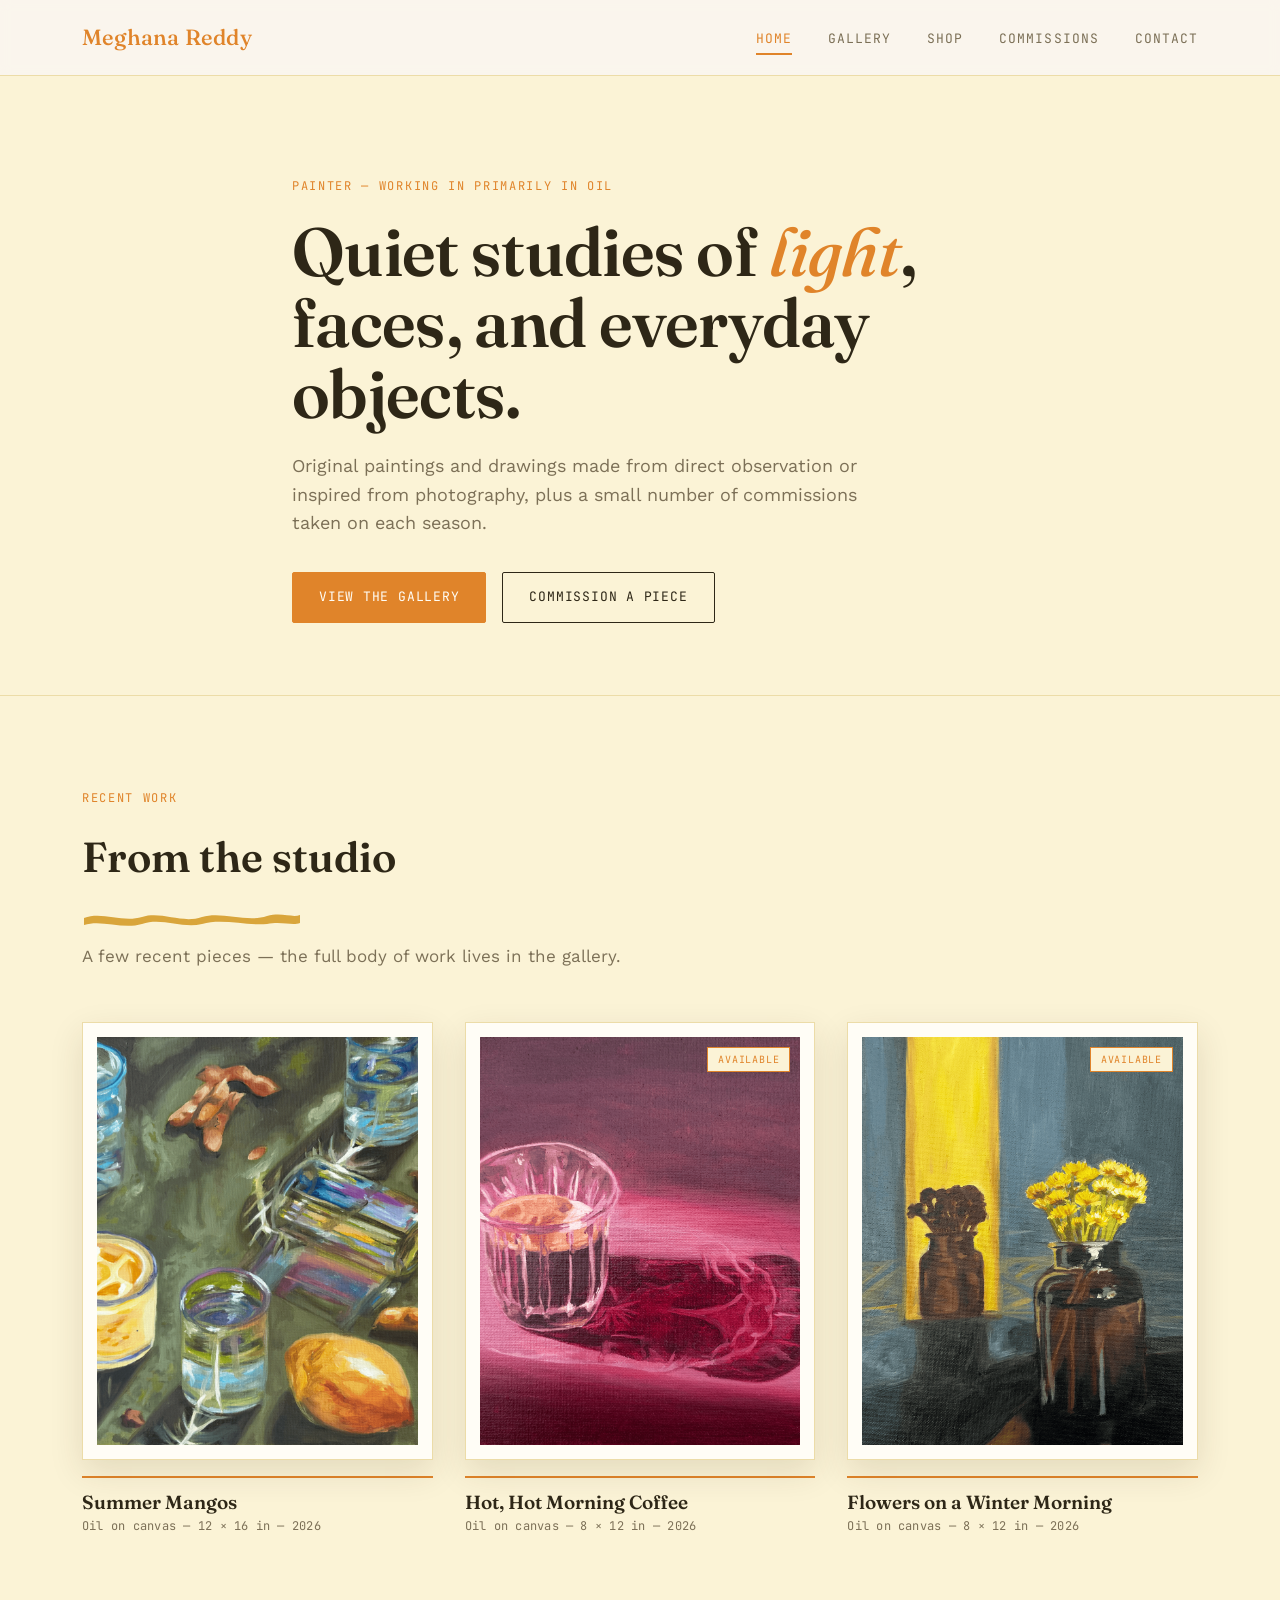
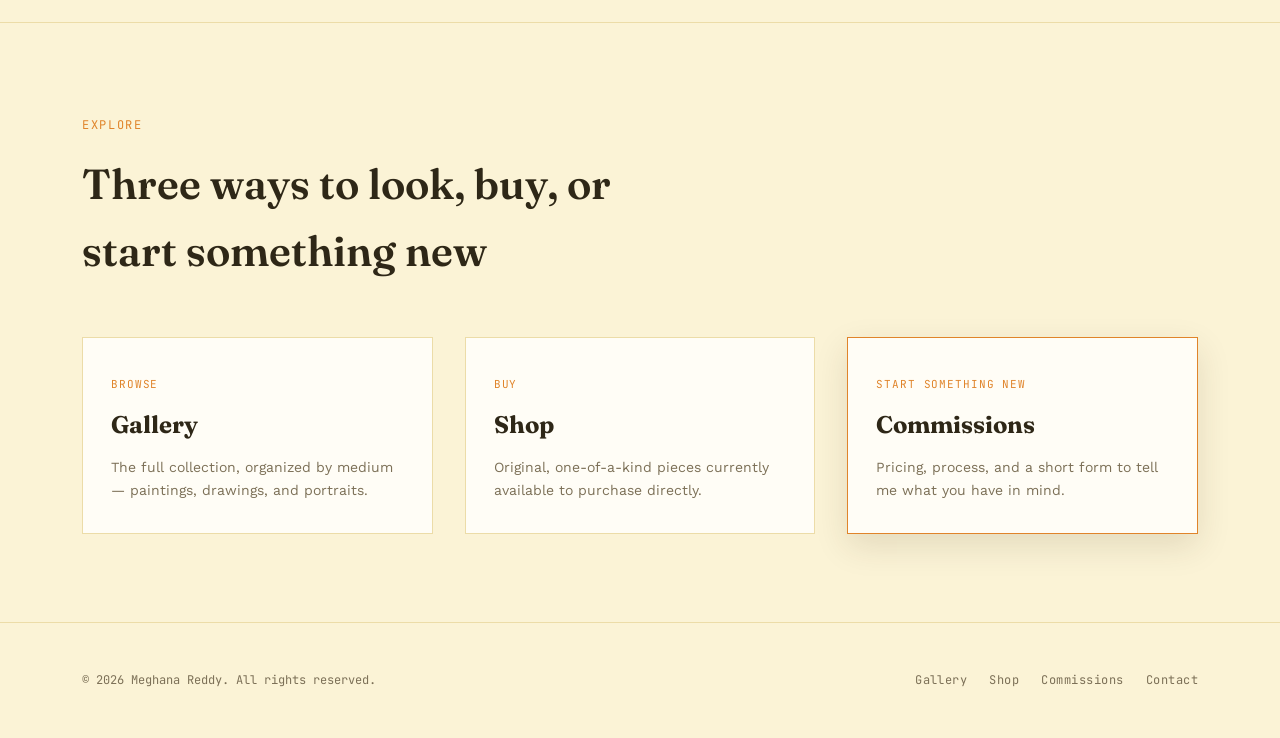
<file: index.html>
<!DOCTYPE html>
<html lang="en">
<head>
<meta charset="UTF-8">
<meta name="viewport" content="width=device-width, initial-scale=1.0">
<title>Meghana Reddy — Painter</title>
<meta name="description" content="Original paintings and drawings, available for purchase and commission.">
<link rel="preconnect" href="https://fonts.googleapis.com">
<link rel="preconnect" href="https://fonts.gstatic.com" crossorigin>
<link href="https://fonts.googleapis.com/css2?family=Fraunces:ital,wght@0,400;0,500;0,600;1,400;1,500&family=Work+Sans:wght@300;400;500;600&family=JetBrains+Mono:wght@400;500&display=swap" rel="stylesheet">
<link rel="stylesheet" href="style.css">
</head>
<body>

<nav class="site-nav">
  <div class="wrap">
    <a href="index.html" class="wordmark"><span data-artist-name>@thisis_meghanacreates</span></a>
    <ul class="nav-links">
      <li><a href="index.html" aria-current="page">Home</a></li>
      <li><a href="gallery.html">Gallery</a></li>
      <li><a href="shop.html">Shop</a></li>
      <li><a href="commissions.html">Commissions</a></li>
      <li><a href="contact.html">Contact</a></li>
    </ul>
    <button class="nav-toggle" aria-label="Toggle menu" aria-expanded="false">
      <span></span><span></span><span></span>
    </button>
  </div>
</nav>

<header class="hero">
  <div class="wrap hero-inner">
    <span class="eyebrow">Painter — Working in Primarily in Oil </span>
    <h1>Quiet studies of <em>light</em>, faces, and everyday objects.</h1>
    <p>Original paintings and drawings made from direct observation or inspired from photography, plus a small number of commissions taken on each season.</p>
    <div class="hero-actions">
      <a href="gallery.html" class="btn btn-primary">View the gallery</a>
      <a href="commissions.html" class="btn btn-ghost">Commission a piece</a>
    </div>
  </div>
</header>

<section class="section">
  <div class="wrap">
    <div class="section-head">
      <span class="eyebrow">Recent Work</span>
      <h2>From the studio</h2>
      <svg class="brush" viewBox="0 0 220 18" xmlns="http://www.w3.org/2000/svg" aria-hidden="true">
        <path d="M2 9C20 2 40 14 60 8C80 2 100 15 120 8C140 2 165 14 185 7C200 3 210 9 218 6L218 14C210 17 200 12 185 15C165 17 140 9 120 15C100 20 80 8 60 15C40 21 20 10 2 16Z"/>
      </svg>
      <p>A few recent pieces — the full body of work lives in the gallery.</p>
    </div>
    <div class="art-grid" data-preview-grid></div>
  </div>
</section>

<section class="section">
  <div class="wrap">
    <div class="section-head">
      <span class="eyebrow">Explore</span>
      <h2>Three ways to look, buy, or start something new</h2>
    </div>
    <div class="art-grid" style="grid-template-columns: repeat(3, 1fr);">
      <a href="gallery.html" class="tier-card" style="display:block;">
        <span class="tag">Browse</span>
        <h3>Gallery</h3>
        <p style="margin-top:12px; color:var(--ink-soft); font-size:14px;">The full collection, organized by medium — paintings, drawings, and portraits.</p>
      </a>
      <a href="shop.html" class="tier-card" style="display:block;">
        <span class="tag">Buy</span>
        <h3>Shop</h3>
        <p style="margin-top:12px; color:var(--ink-soft); font-size:14px;">Original, one-of-a-kind pieces currently available to purchase directly.</p>
      </a>
      <a href="commissions.html" class="tier-card featured" style="display:block;">
        <span class="tag">Start something new</span>
        <h3>Commissions</h3>
        <p style="margin-top:12px; color:var(--ink-soft); font-size:14px;">Pricing, process, and a short form to tell me what you have in mind.</p>
      </a>
    </div>
  </div>
</section>

<footer class="site-footer">
  <div class="wrap">
    <p>&copy; <span data-year></span> <span data-artist-name>Your Name</span>. All rights reserved.</p>
    <div class="footer-links">
      <a href="gallery.html">Gallery</a>
      <a href="shop.html">Shop</a>
      <a href="commissions.html">Commissions</a>
      <a href="contact.html">Contact</a>
    </div>
  </div>
</footer>

<script src="js/artworks.js"></script>
<script src="js/main.js?v=1"></script>
</body>
</html>
</file>
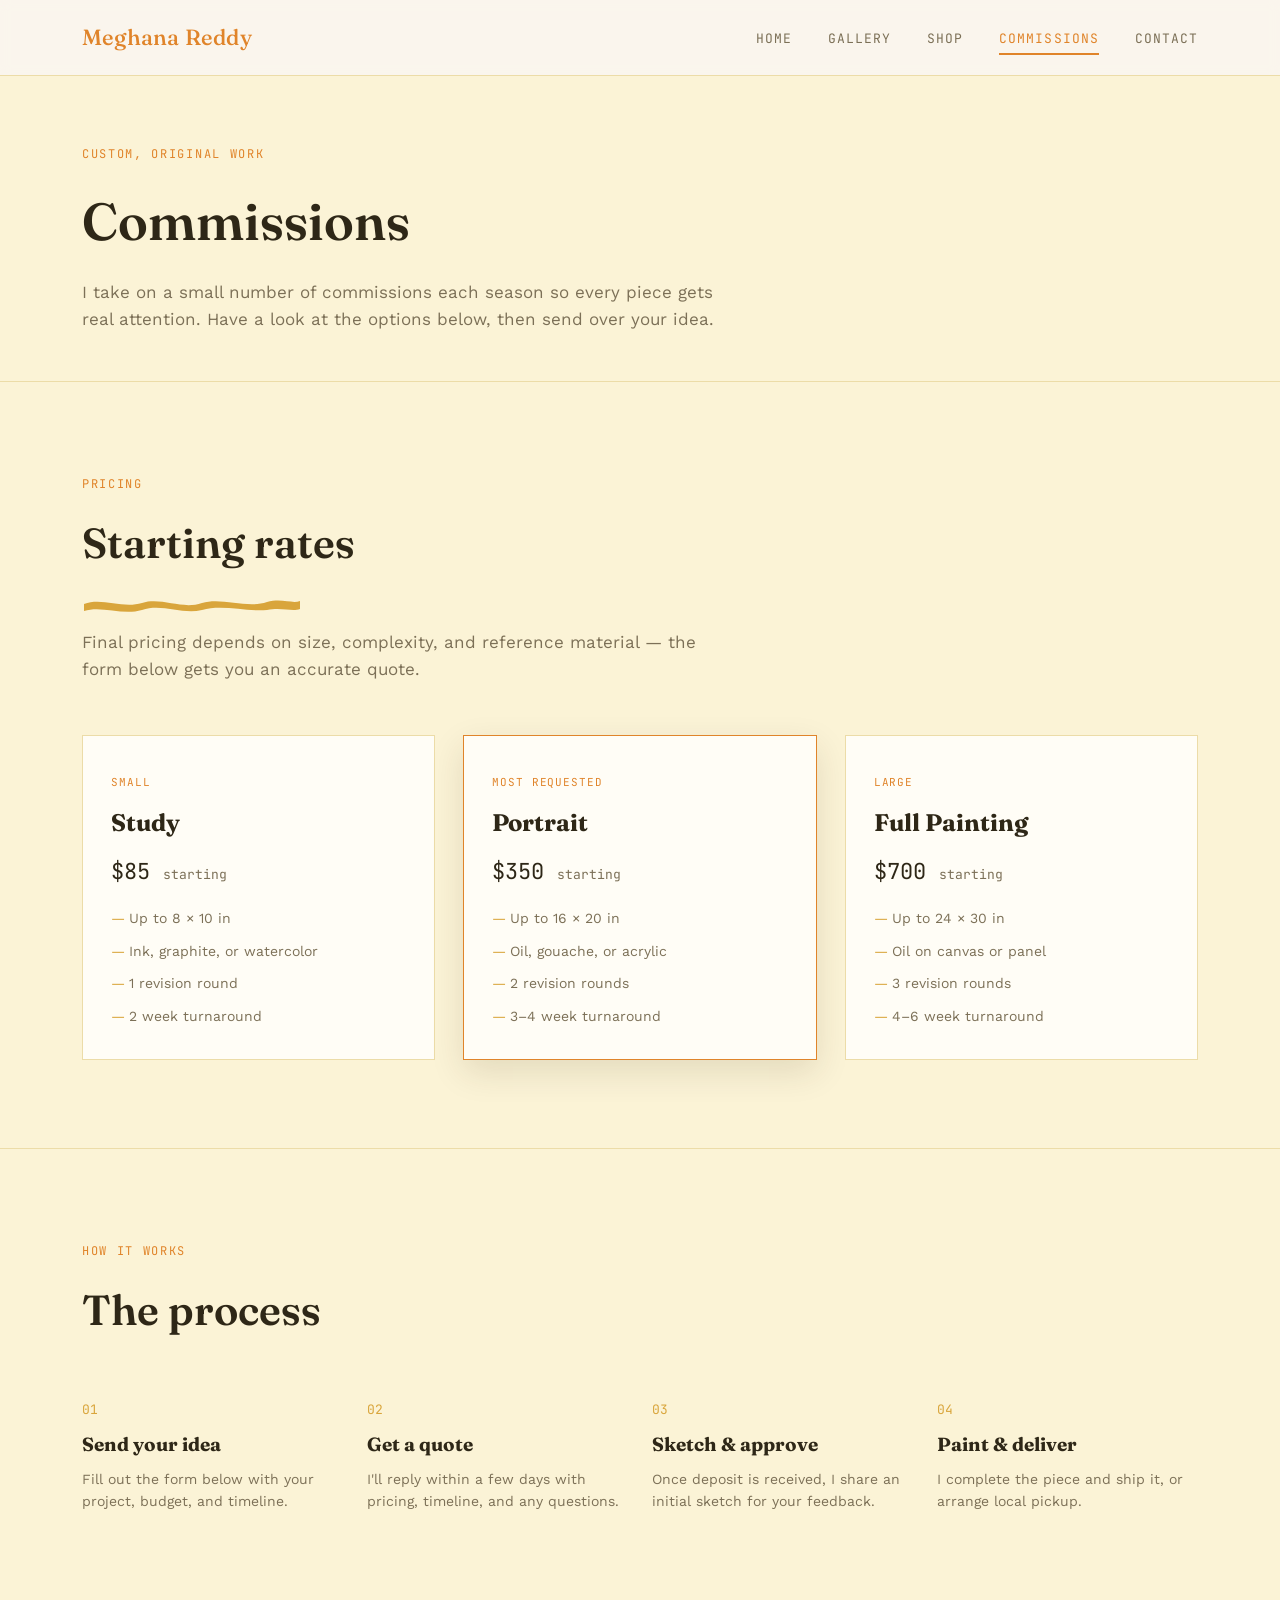
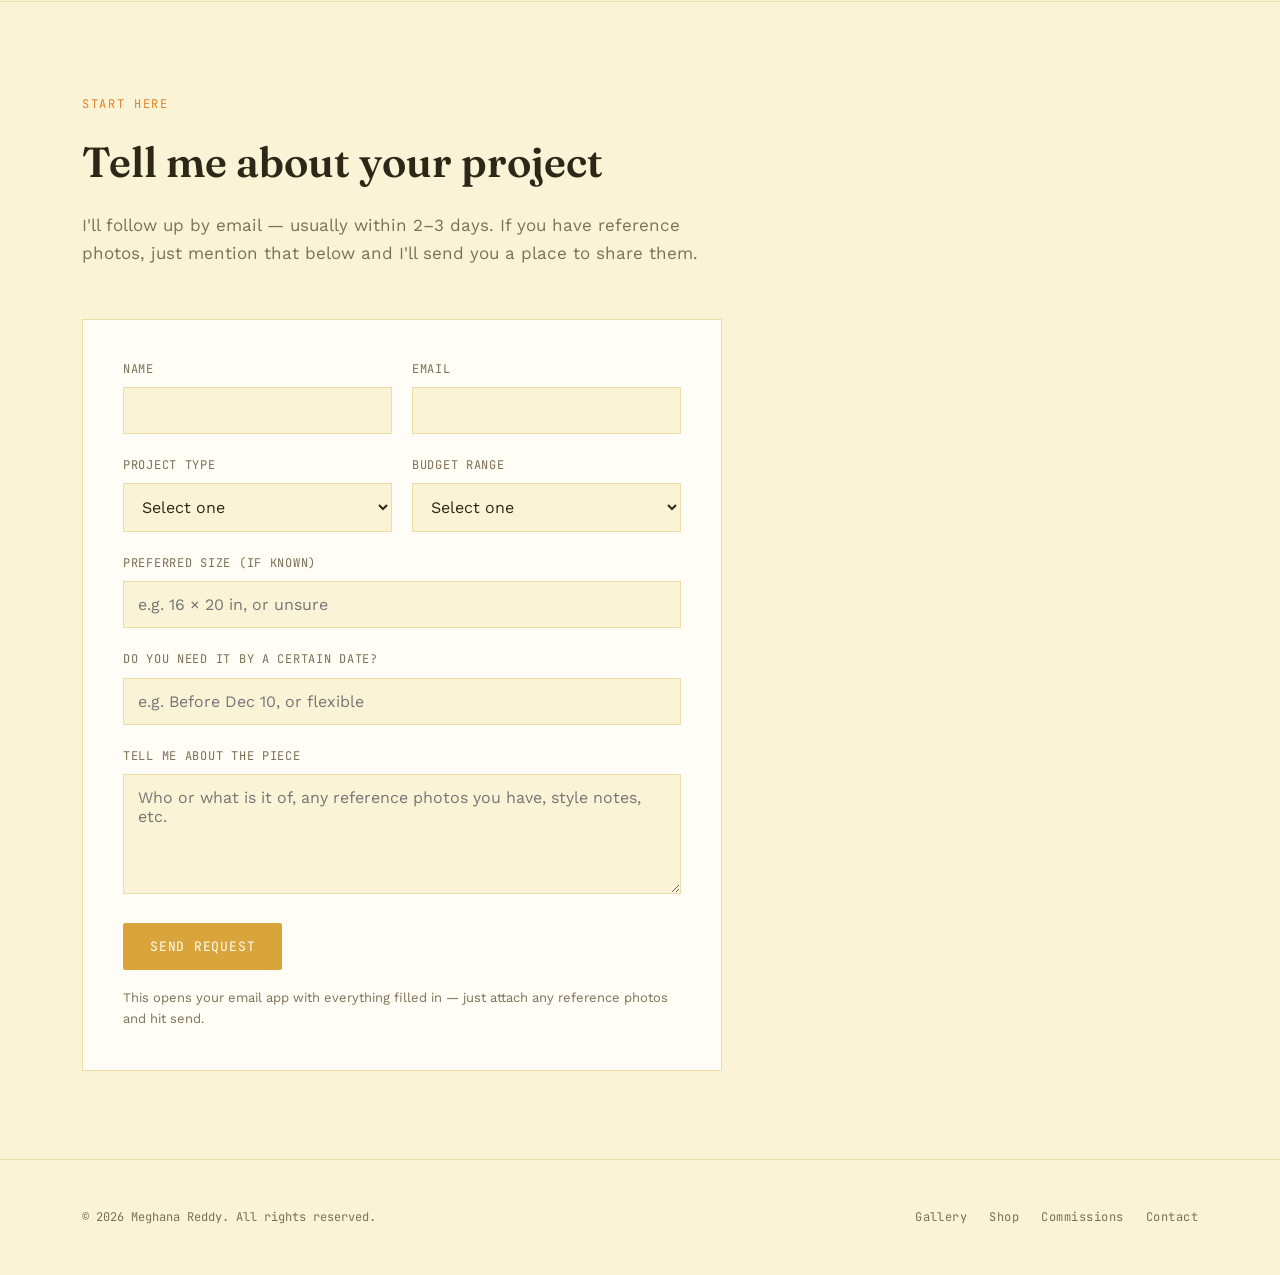
<file: commissions.html>
<!DOCTYPE html>
<html lang="en">
<head>
<meta charset="UTF-8">
<meta name="viewport" content="width=device-width, initial-scale=1.0">
<title>Commissions — Your Name</title>
<meta name="description" content="Commission an original piece — pricing, process, and intake form.">
<link rel="preconnect" href="https://fonts.googleapis.com">
<link rel="preconnect" href="https://fonts.gstatic.com" crossorigin>
<link href="https://fonts.googleapis.com/css2?family=Fraunces:ital,wght@0,400;0,500;0,600;1,400;1,500&family=Work+Sans:wght@300;400;500;600&family=JetBrains+Mono:wght@400;500&display=swap" rel="stylesheet">
<link rel="stylesheet" href="style.css?v=7">
</head>
<body>

<nav class="site-nav">
  <div class="wrap">
    <a href="index.html" class="wordmark"><span data-artist-name>Your Name</span></a>
    <ul class="nav-links">
      <li><a href="index.html">Home</a></li>
      <li><a href="gallery.html">Gallery</a></li>
      <li><a href="shop.html">Shop</a></li>
      <li><a href="commissions.html" aria-current="page">Commissions</a></li>
      <li><a href="contact.html">Contact</a></li>
    </ul>
    <button class="nav-toggle" aria-label="Toggle menu" aria-expanded="false">
      <span></span><span></span><span></span>
    </button>
  </div>
</nav>

<header class="page-header">
  <div class="wrap">
    <span class="eyebrow">Custom, Original Work</span>
    <h1>Commissions</h1>
    <p>I take on a small number of commissions each season so every piece gets real attention. Have a look at the options below, then send over your idea.</p>
  </div>
</header>

<section class="section">
  <div class="wrap">
    <div class="section-head">
      <span class="eyebrow">Pricing</span>
      <h2>Starting rates</h2>
      <svg class="brush" viewBox="0 0 220 18" xmlns="http://www.w3.org/2000/svg" aria-hidden="true">
        <path d="M2 9C20 2 40 14 60 8C80 2 100 15 120 8C140 2 165 14 185 7C200 3 210 9 218 6L218 14C210 17 200 12 185 15C165 17 140 9 120 15C100 20 80 8 60 15C40 21 20 10 2 16Z"/>
      </svg>
      <p>Final pricing depends on size, complexity, and reference material — the form below gets you an accurate quote.</p>
    </div>
    <div class="tier-grid">
      <div class="tier-card">
        <span class="tag">Small</span>
        <h3>Study</h3>
        <div class="cost">$85 <span>starting</span></div>
        <ul>
          <li>Up to 8 × 10 in</li>
          <li>Ink, graphite, or watercolor</li>
          <li>1 revision round</li>
          <li>2 week turnaround</li>
        </ul>
      </div>
      <div class="tier-card featured">
        <span class="tag">Most requested</span>
        <h3>Portrait</h3>
        <div class="cost">$350 <span>starting</span></div>
        <ul>
          <li>Up to 16 × 20 in</li>
          <li>Oil, gouache, or acrylic</li>
          <li>2 revision rounds</li>
          <li>3–4 week turnaround</li>
        </ul>
      </div>
      <div class="tier-card">
        <span class="tag">Large</span>
        <h3>Full Painting</h3>
        <div class="cost">$700 <span>starting</span></div>
        <ul>
          <li>Up to 24 × 30 in</li>
          <li>Oil on canvas or panel</li>
          <li>3 revision rounds</li>
          <li>4–6 week turnaround</li>
        </ul>
      </div>
    </div>
  </div>
</section>

<section class="section">
  <div class="wrap">
    <div class="section-head">
      <span class="eyebrow">How It Works</span>
      <h2>The process</h2>
    </div>
    <div class="process-list">
      <div class="process-step">
        <span class="num">01</span>
        <h4>Send your idea</h4>
        <p>Fill out the form below with your project, budget, and timeline.</p>
      </div>
      <div class="process-step">
        <span class="num">02</span>
        <h4>Get a quote</h4>
        <p>I'll reply within a few days with pricing, timeline, and any questions.</p>
      </div>
      <div class="process-step">
        <span class="num">03</span>
        <h4>Sketch &amp; approve</h4>
        <p>Once deposit is received, I share an initial sketch for your feedback.</p>
      </div>
      <div class="process-step">
        <span class="num">04</span>
        <h4>Paint &amp; deliver</h4>
        <p>I complete the piece and ship it, or arrange local pickup.</p>
      </div>
    </div>
  </div>
</section>

<section class="section">
  <div class="wrap">
    <div class="section-head">
      <span class="eyebrow">Start Here</span>
      <h2>Tell me about your project</h2>
      <p>I'll follow up by email — usually within 2–3 days. If you have reference photos, just mention that below and I'll send you a place to share them.</p>
    </div>

    <form class="form-card" data-commission-form>

      <div class="field-row">
        <div class="field">
          <label for="name">Name</label>
          <input type="text" id="name" name="Name" required>
        </div>
        <div class="field">
          <label for="email">Email</label>
          <input type="email" id="email" name="Email" required>
        </div>
      </div>

      <div class="field-row">
        <div class="field">
          <label for="type">Project type</label>
          <select id="type" name="Project type" required>
            <option value="">Select one</option>
            <option>Portrait</option>
            <option>Pet portrait</option>
            <option>Landscape / place</option>
            <option>Illustration</option>
            <option>Other</option>
          </select>
        </div>
        <div class="field">
          <label for="budget">Budget range</label>
          <select id="budget" name="Budget range" required>
            <option value="">Select one</option>
            <option>$85–$250</option>
            <option>$250–$500</option>
            <option>$500–$800</option>
            <option>$800+</option>
            <option>Not sure yet</option>
          </select>
        </div>
      </div>

      <div class="field">
        <label for="size">Preferred size (if known)</label>
        <input type="text" id="size" name="Preferred size" placeholder="e.g. 16 × 20 in, or unsure">
      </div>

      <div class="field">
        <label for="deadline">Do you need it by a certain date?</label>
        <input type="text" id="deadline" name="Deadline" placeholder="e.g. Before Dec 10, or flexible">
      </div>

      <div class="field">
        <label for="details">Tell me about the piece</label>
        <textarea id="details" name="Project details" required placeholder="Who or what is it of, any reference photos you have, style notes, etc."></textarea>
      </div>

      <button type="submit" class="btn btn-gold">Send request</button>
      <p class="form-status" role="status"></p>
      <p class="form-note">This opens your email app with everything filled in — just attach any reference photos and hit send.</p>
    </form>
  </div>
</section>

<footer class="site-footer">
  <div class="wrap">
    <p>&copy; <span data-year></span> <span data-artist-name>Your Name</span>. All rights reserved.</p>
    <div class="footer-links">
      <a href="gallery.html">Gallery</a>
      <a href="shop.html">Shop</a>
      <a href="commissions.html">Commissions</a>
      <a href="contact.html">Contact</a>
    </div>
  </div>
</footer>

<script src="js/artworks.js?v=1"></script>
<script src="js/main.js?v=1"></script>
</body>
</html>
</file>
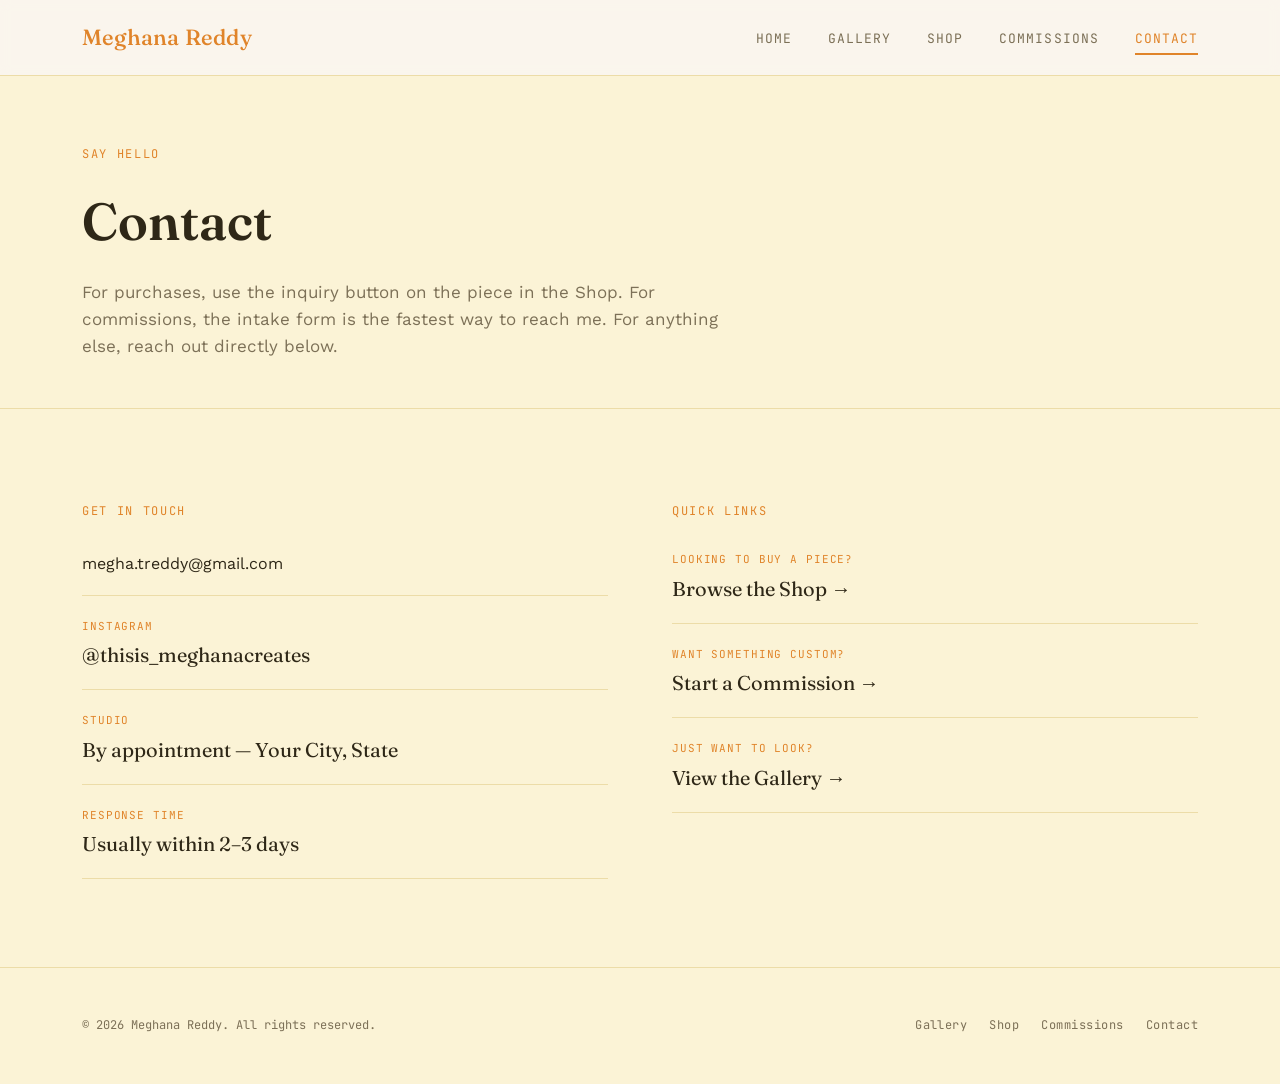
<file: contact.html>
<!DOCTYPE html>
<html lang="en">
<head>
<meta charset="UTF-8">
<meta name="viewport" content="width=device-width, initial-scale=1.0">
<title>Contact — Your Name</title>
<meta name="description" content="Get in touch.">
<link rel="preconnect" href="https://fonts.googleapis.com">
<link rel="preconnect" href="https://fonts.gstatic.com" crossorigin>
<link href="https://fonts.googleapis.com/css2?family=Fraunces:ital,wght@0,400;0,500;0,600;1,400;1,500&family=Work+Sans:wght@300;400;500;600&family=JetBrains+Mono:wght@400;500&display=swap" rel="stylesheet">
<link rel="stylesheet" href="style.css">
</head>
<body>

<nav class="site-nav">
  <div class="wrap">
    <a href="index.html" class="wordmark"><span data-artist-name>Your Name</span></a>
    <ul class="nav-links">
      <li><a href="index.html">Home</a></li>
      <li><a href="gallery.html">Gallery</a></li>
      <li><a href="shop.html">Shop</a></li>
      <li><a href="commissions.html">Commissions</a></li>
      <li><a href="contact.html" aria-current="page">Contact</a></li>
    </ul>
    <button class="nav-toggle" aria-label="Toggle menu" aria-expanded="false">
      <span></span><span></span><span></span>
    </button>
  </div>
</nav>

<header class="page-header">
  <div class="wrap">
    <span class="eyebrow">Say Hello</span>
    <h1>Contact</h1>
    <p>For purchases, use the inquiry button on the piece in the Shop. For commissions, the intake form is the fastest way to reach me. For anything else, reach out directly below.</p>
  </div>
</header>

<section class="section">
  <div class="wrap contact-grid">
    <div>
      <span class="eyebrow">Get in Touch</span>
      <div class="contact-list">
        <a href="#" data-email>
          <span class="label">Email</span>
          <span class="value" data-email>you@example.com</span>
        </a>
        <a href="#" data-instagram target="_blank" rel="noopener">
          <span class="label">Instagram</span>
          <span class="value">@thisis_meghanacreates</span>
        </a>
        <div>
          <span class="label">Studio</span>
          <span class="value">By appointment — Your City, State</span>
        </div>
        <div>
          <span class="label">Response time</span>
          <span class="value">Usually within 2–3 days</span>
        </div>
      </div>
    </div>

    <div>
      <span class="eyebrow">Quick Links</span>
      <div class="contact-list">
        <a href="shop.html">
          <span class="label">Looking to buy a piece?</span>
          <span class="value">Browse the Shop →</span>
        </a>
        <a href="commissions.html">
          <span class="label">Want something custom?</span>
          <span class="value">Start a Commission →</span>
        </a>
        <a href="gallery.html">
          <span class="label">Just want to look?</span>
          <span class="value">View the Gallery →</span>
        </a>
      </div>
    </div>
  </div>
</section>

<footer class="site-footer">
  <div class="wrap">
    <p>&copy; <span data-year></span> <span data-artist-name>Your Name</span>. All rights reserved.</p>
    <div class="footer-links">
      <a href="gallery.html">Gallery</a>
      <a href="shop.html">Shop</a>
      <a href="commissions.html">Commissions</a>
      <a href="contact.html">Contact</a>
    </div>
  </div>
</footer>

<script src="js/artworks.js"></script>
<script src="js/main.js?v=1"></script>
</body>
</html>
</file>
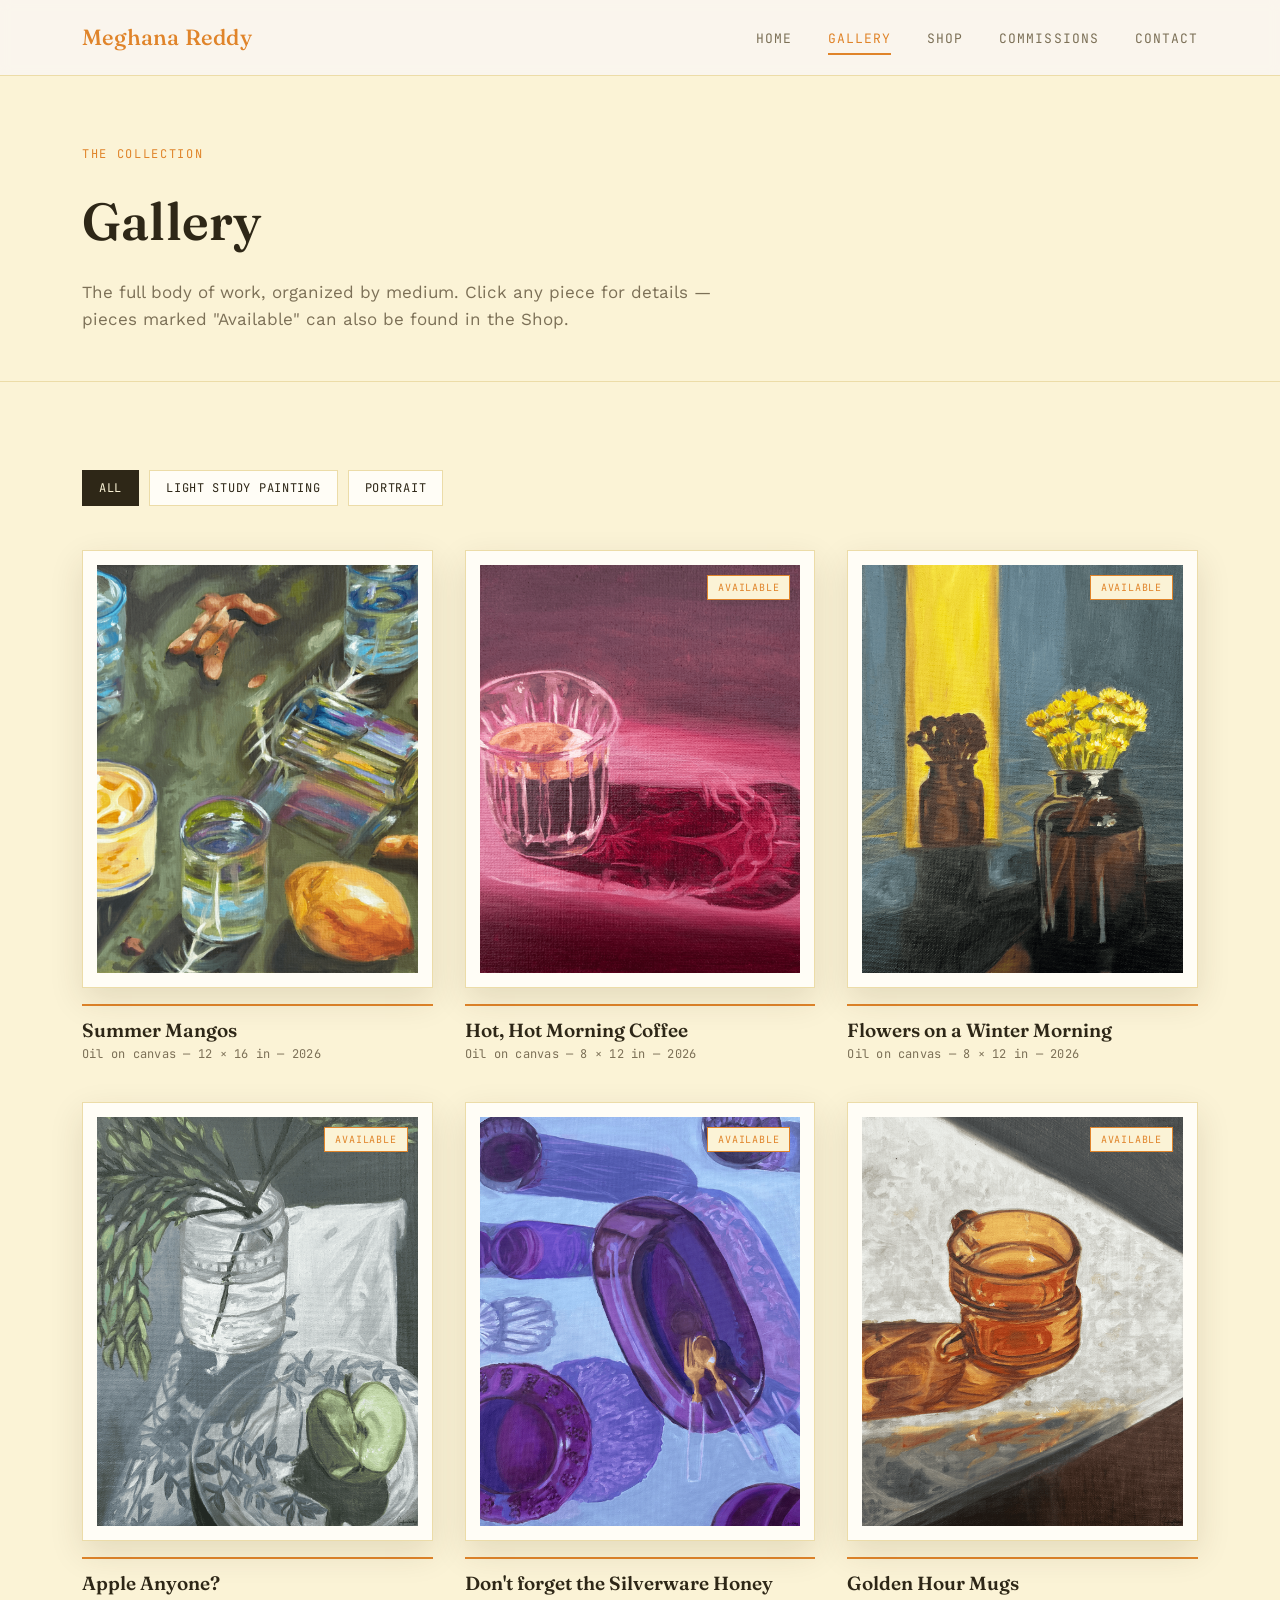
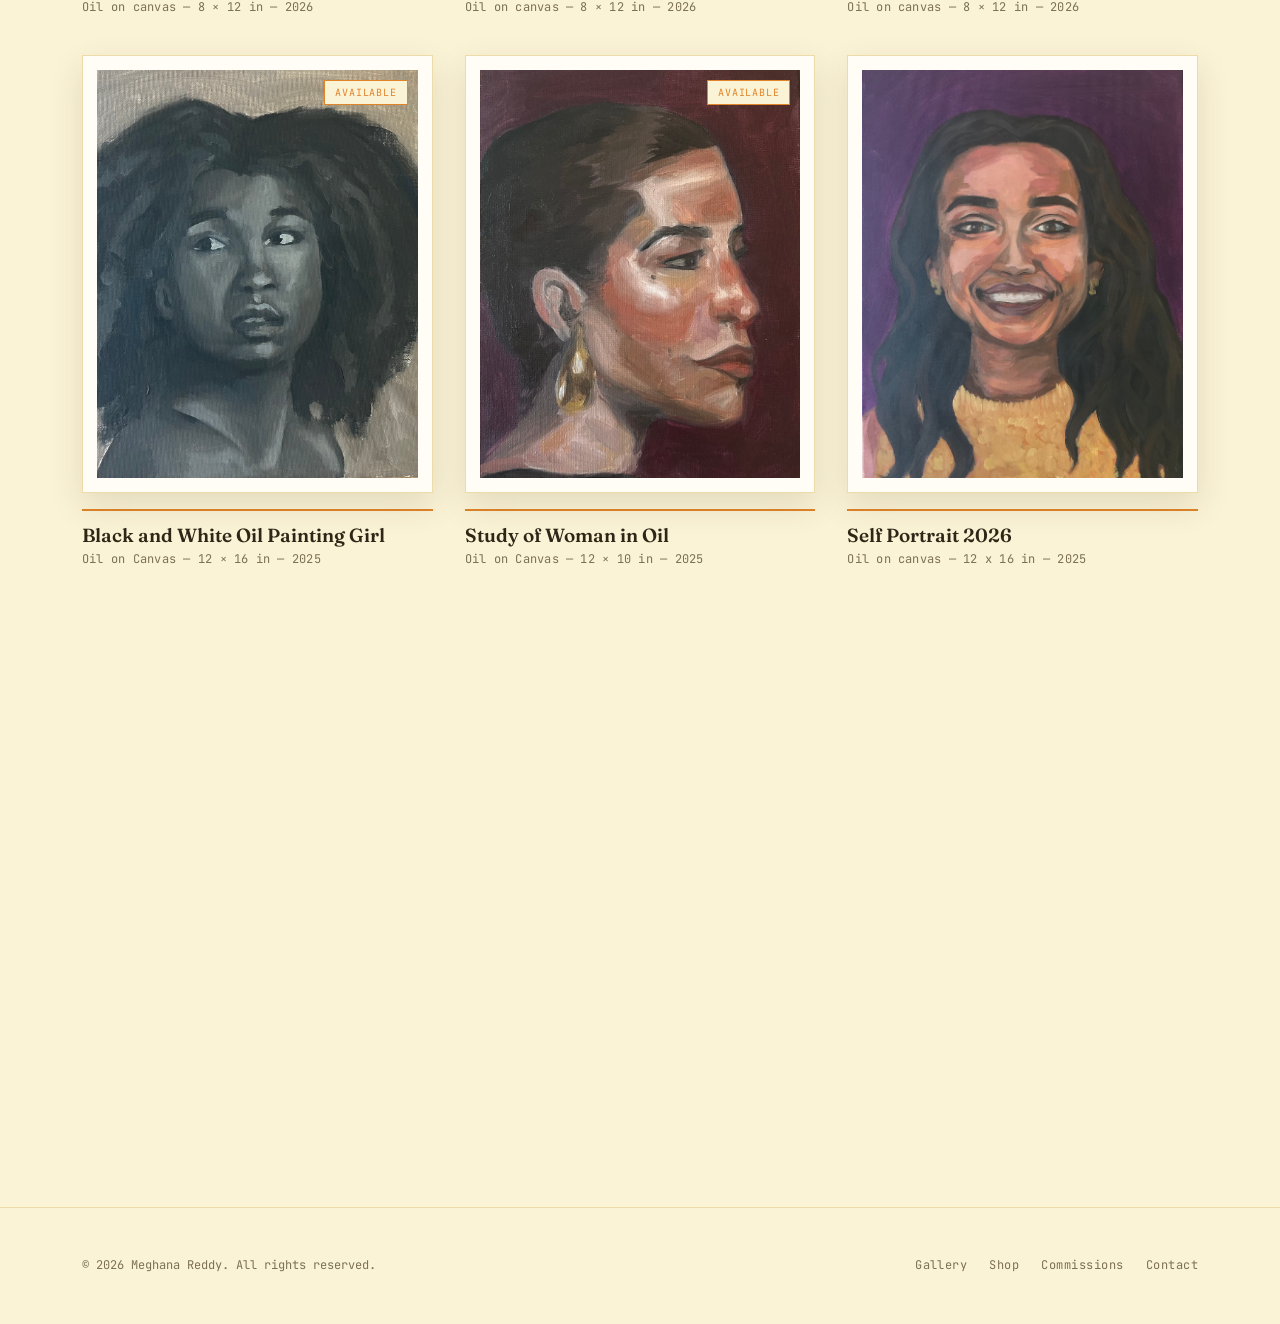
<file: gallery.html>
<!DOCTYPE html>
<html lang="en">
<head>
<meta charset="UTF-8">
<meta name="viewport" content="width=device-width, initial-scale=1.0">
<title>Gallery — Your Name</title>
<meta name="description" content="The full collection of paintings and drawings.">
<link rel="preconnect" href="https://fonts.googleapis.com">
<link rel="preconnect" href="https://fonts.gstatic.com" crossorigin>
<link href="https://fonts.googleapis.com/css2?family=Fraunces:ital,wght@0,400;0,500;0,600;1,400;1,500&family=Work+Sans:wght@300;400;500;600&family=JetBrains+Mono:wght@400;500&display=swap" rel="stylesheet">
<link rel="stylesheet" href="style.css">
</head>
<body>

<nav class="site-nav">
  <div class="wrap">
    <a href="index.html" class="wordmark"><span data-artist-name>Your Name</span></a>
    <ul class="nav-links">
      <li><a href="index.html">Home</a></li>
      <li><a href="gallery.html" aria-current="page">Gallery</a></li>
      <li><a href="shop.html">Shop</a></li>
      <li><a href="commissions.html">Commissions</a></li>
      <li><a href="contact.html">Contact</a></li>
    </ul>
    <button class="nav-toggle" aria-label="Toggle menu" aria-expanded="false">
      <span></span><span></span><span></span>
    </button>
  </div>
</nav>

<header class="page-header">
  <div class="wrap">
    <span class="eyebrow">The Collection</span>
    <h1>Gallery</h1>
    <p>The full body of work, organized by medium. Click any piece for details — pieces marked "Available" can also be found in the Shop.</p>
  </div>
</header>

<section class="section">
  <div class="wrap">
    <div class="filter-bar" data-filter-bar></div>
    <div class="art-grid" data-gallery-grid></div>
  </div>
</section>

<footer class="site-footer">
  <div class="wrap">
    <p>&copy; <span data-year></span> <span data-artist-name>Your Name</span>. All rights reserved.</p>
    <div class="footer-links">
      <a href="gallery.html">Gallery</a>
      <a href="shop.html">Shop</a>
      <a href="commissions.html">Commissions</a>
      <a href="contact.html">Contact</a>
    </div>
  </div>
</footer>

<script src="js/artworks.js"></script>
<script src="js/main.js?v=1"></script>
</body>
</html>
</file>
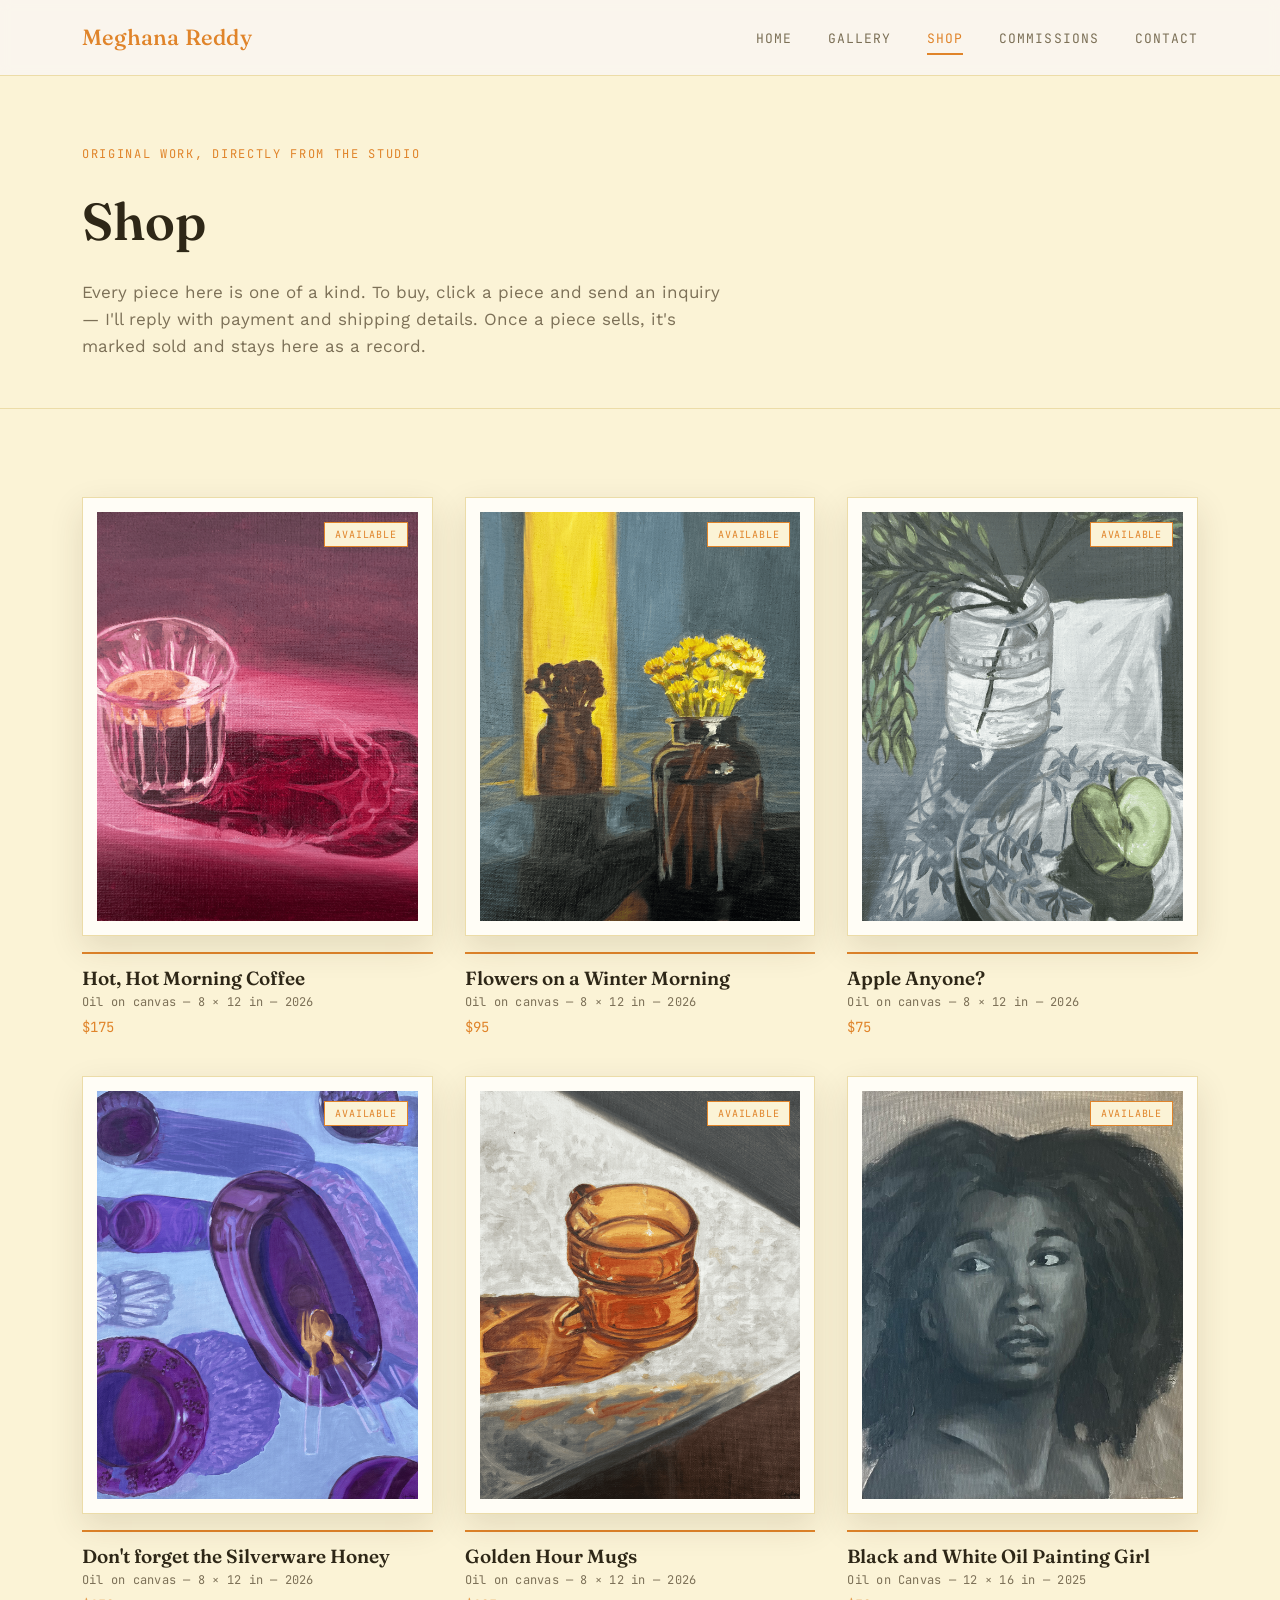
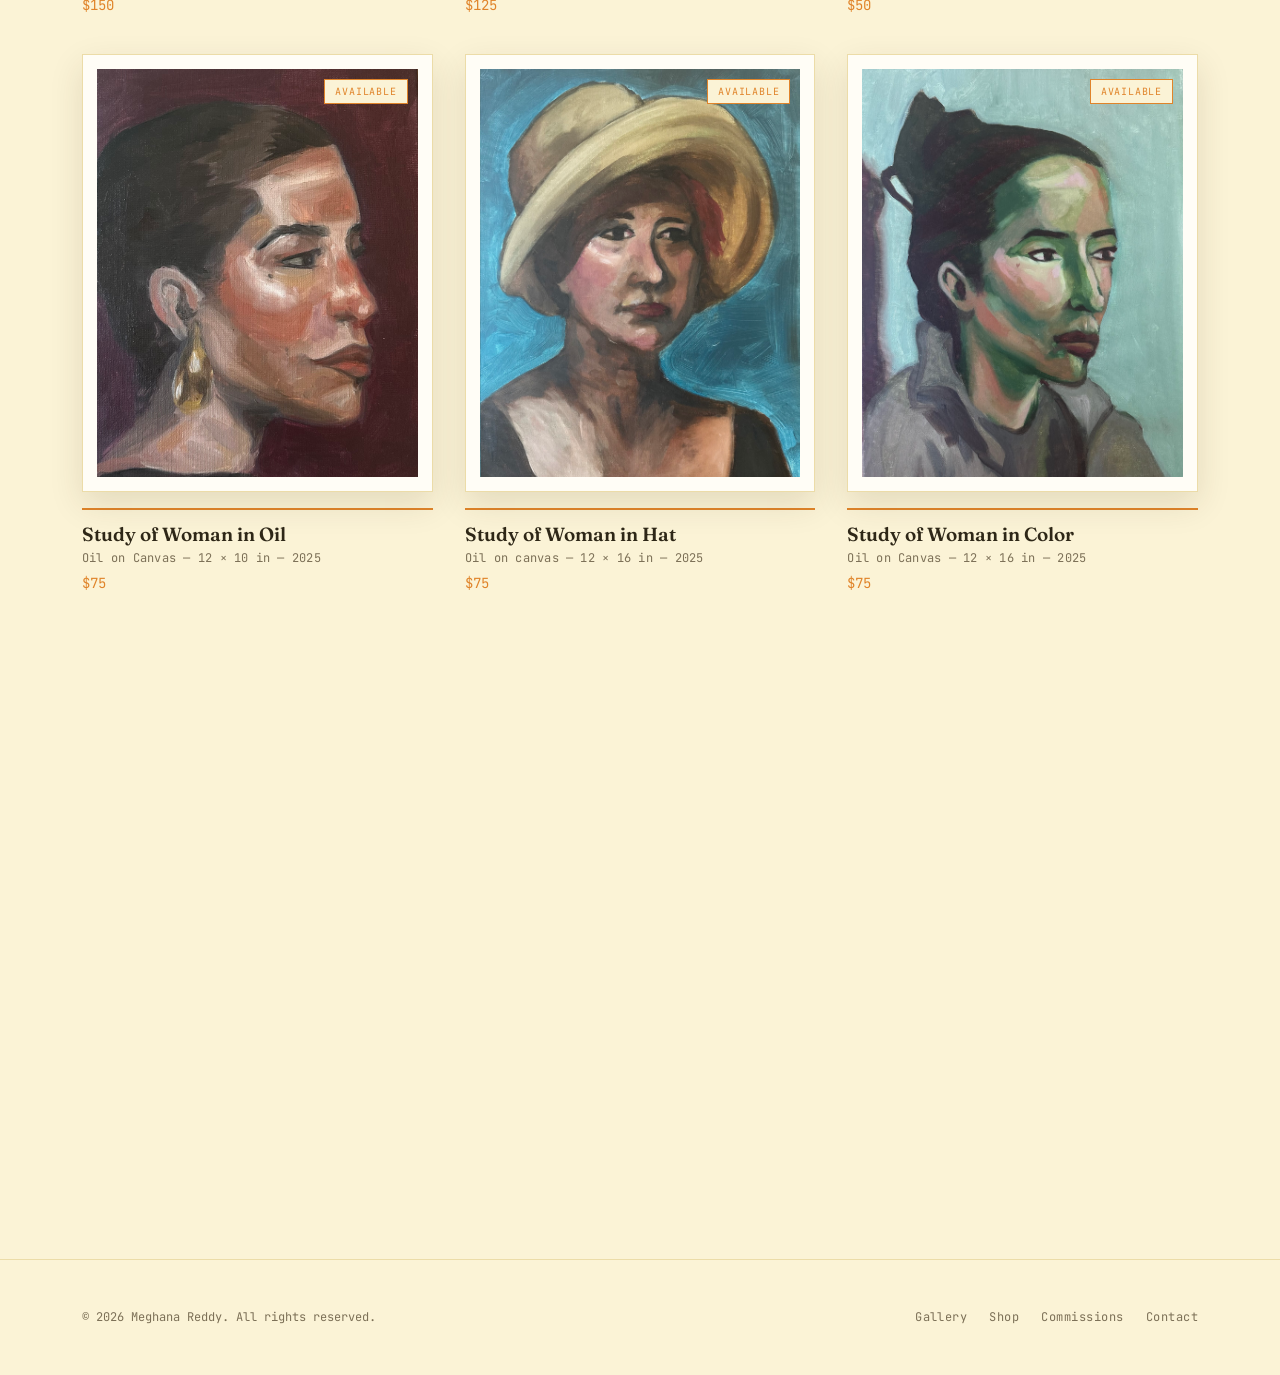
<file: shop.html>
<!DOCTYPE html>
<html lang="en">
<head>
<meta charset="UTF-8">
<meta name="viewport" content="width=device-width, initial-scale=1.0">
<title>Shop — Your Name</title>
<meta name="description" content="Original artwork available to purchase directly from the artist.">
<link rel="preconnect" href="https://fonts.googleapis.com">
<link rel="preconnect" href="https://fonts.gstatic.com" crossorigin>
<link href="https://fonts.googleapis.com/css2?family=Fraunces:ital,wght@0,400;0,500;0,600;1,400;1,500&family=Work+Sans:wght@300;400;500;600&family=JetBrains+Mono:wght@400;500&display=swap" rel="stylesheet">
<link rel="stylesheet" href="style.css">
</head>
<body>

<nav class="site-nav">
  <div class="wrap">
    <a href="index.html" class="wordmark"><span data-artist-name>Your Name</span></a>
    <ul class="nav-links">
      <li><a href="index.html">Home</a></li>
      <li><a href="gallery.html">Gallery</a></li>
      <li><a href="shop.html" aria-current="page">Shop</a></li>
      <li><a href="commissions.html">Commissions</a></li>
      <li><a href="contact.html">Contact</a></li>
    </ul>
    <button class="nav-toggle" aria-label="Toggle menu" aria-expanded="false">
      <span></span><span></span><span></span>
    </button>
  </div>
</nav>

<header class="page-header">
  <div class="wrap">
    <span class="eyebrow">Original Work, Directly From the Studio</span>
    <h1>Shop</h1>
    <p>Every piece here is one of a kind. To buy, click a piece and send an inquiry — I'll reply with payment and shipping details. Once a piece sells, it's marked sold and stays here as a record.</p>
  </div>
</header>

<section class="section">
  <div class="wrap">
    <div class="art-grid" data-shop-grid></div>
  </div>
</section>

<footer class="site-footer">
  <div class="wrap">
    <p>&copy; <span data-year></span> <span data-artist-name>Your Name</span>. All rights reserved.</p>
    <div class="footer-links">
      <a href="gallery.html">Gallery</a>
      <a href="shop.html">Shop</a>
      <a href="commissions.html">Commissions</a>
      <a href="contact.html">Contact</a>
    </div>
  </div>
</footer>

<script src="js/artworks.js"></script>
<script src="js/main.js?v=1"></script>
</body>
</html>
</file>
<file: style.css>
/* ==========================================================================
   Design tokens
   ========================================================================== */
:root {
  --paper: #FBF3D6;
  --paper-warm: #F6E8B7;
  --ink: #2E2717;
  --ink-soft: #7C7057;
  --oxblood: #E0842A;
  --oxblood-dark: #C06A1A;
  --gold: #D9A53B;
  --line: #ECDCA8;
  --white: #FFFDF6;
  --shadow: 0 12px 32px rgba(58, 45, 10, 0.12);

  --font-display: 'Fraunces', serif;
  --font-body: 'Work Sans', sans-serif;
  --font-mono: 'JetBrains Mono', monospace;

  --nav-height: 76px;
}

/* ==========================================================================
   Reset
   ========================================================================== */
* { margin: 0; padding: 0; box-sizing: border-box; }

html { scroll-behavior: smooth; }

body {
  background: var(--paper);
  color: var(--ink);
  font-family: var(--font-body);
  font-size: 16px;
  line-height: 1.6;
  -webkit-font-smoothing: antialiased;
}

img { max-width: 100%; display: block; }

a { color: inherit; text-decoration: none; }

ul { list-style: none; }

button, input, textarea, select {
  font-family: inherit;
  font-size: inherit;
  color: inherit;
}

:focus-visible {
  outline: 2px solid var(--oxblood);
  outline-offset: 3px;
}

@media (prefers-reduced-motion: reduce) {
  *, *::before, *::after {
    animation-duration: 0.001ms !important;
    animation-iteration-count: 1 !important;
    transition-duration: 0.001ms !important;
    scroll-behavior: auto !important;
  }
}

.wrap {
  max-width: 1180px;
  margin: 0 auto;
  padding: 0 32px;
}

.eyebrow {
  font-family: var(--font-mono);
  font-size: 12px;
  letter-spacing: 0.14em;
  text-transform: uppercase;
  color: var(--oxblood);
}

/* ==========================================================================
   Brushstroke divider (signature element)
   ========================================================================== */
.brush {
  display: block;
  width: 220px;
  height: 18px;
  margin: 18px 0 0;
  fill: var(--gold);
  opacity: 0;
  transform: scaleX(0.6);
  transform-origin: left center;
  transition: opacity 0.6s ease, transform 0.7s cubic-bezier(.2,.8,.2,1);
}
.brush.in-view {
  opacity: 1;
  transform: scaleX(1);
}
.brush--center {
  margin-left: auto;
  margin-right: auto;
  transform-origin: center center;
}

/* ==========================================================================
   Nav
   ========================================================================== */
.site-nav {
  position: sticky;
  top: 0;
  z-index: 100;
  height: var(--nav-height);
  display: flex;
  align-items: center;
  background: rgba(250, 246, 239, 0.92);
  backdrop-filter: blur(6px);
  border-bottom: 1px solid var(--line);
}

.site-nav .wrap {
  width: 100%;
  display: flex;
  align-items: center;
  justify-content: space-between;
}

.wordmark {
  font-family: var(--font-display);
  font-style: italic;
  font-weight: 500;
  font-size: 22px;
  letter-spacing: 0.01em;
  color: var(--ink);
}
.wordmark span { color: var(--oxblood); font-style: normal; }

.nav-links {
  display: flex;
  gap: 36px;
  align-items: center;
}

.nav-links a {
  font-family: var(--font-mono);
  font-size: 13px;
  letter-spacing: 0.08em;
  text-transform: uppercase;
  color: var(--ink-soft);
  position: relative;
  padding: 6px 0;
  transition: color 0.2s ease;
}
.nav-links a:hover,
.nav-links a[aria-current="page"] { color: var(--oxblood); }
.nav-links a[aria-current="page"]::after {
  content: "";
  position: absolute;
  left: 0; right: 0; bottom: -2px;
  height: 2px;
  background: var(--oxblood);
}

.nav-toggle {
  display: none;
  background: none;
  border: none;
  cursor: pointer;
  width: 32px; height: 32px;
  flex-direction: column;
  justify-content: center;
  gap: 5px;
}
.nav-toggle span {
  display: block;
  height: 2px;
  background: var(--ink);
}

@media (max-width: 780px) {
  .nav-toggle { display: flex; }
  .nav-links {
    position: absolute;
    top: var(--nav-height);
    left: 0; right: 0;
    background: var(--paper);
    flex-direction: column;
    gap: 0;
    border-bottom: 1px solid var(--line);
    max-height: 0;
    overflow: hidden;
    transition: max-height 0.35s ease;
  }
  .nav-links.open { max-height: 320px; }
  .nav-links a {
    width: 100%;
    padding: 16px 32px;
    border-top: 1px solid var(--line);
  }
}

/* ==========================================================================
   Hero
   ========================================================================== */
.hero {
  padding: 96px 0 72px;
  border-bottom: 1px solid var(--line);
}
.hero-inner {
  max-width: 760px;
}
.hero h1 {
  font-family: var(--font-display);
  font-weight: 600;
  font-size: clamp(40px, 6vw, 68px);
  line-height: 1.05;
  letter-spacing: -0.01em;
  margin-top: 18px;
}
.hero h1 em {
  color: var(--oxblood);
  font-style: italic;
  font-weight: 500;
}
.hero p {
  margin-top: 22px;
  font-size: 18px;
  color: var(--ink-soft);
  max-width: 52ch;
}
.hero-actions {
  margin-top: 34px;
  display: flex;
  gap: 16px;
  flex-wrap: wrap;
}

/* ==========================================================================
   Buttons
   ========================================================================== */
.btn {
  display: inline-flex;
  align-items: center;
  gap: 8px;
  font-family: var(--font-mono);
  font-size: 13px;
  letter-spacing: 0.06em;
  text-transform: uppercase;
  padding: 14px 26px;
  border-radius: 2px;
  border: 1px solid var(--ink);
  transition: background 0.2s ease, color 0.2s ease, border-color 0.2s ease, transform 0.15s ease;
  cursor: pointer;
  background: transparent;
}
.btn:hover { transform: translateY(-1px); }
.btn-primary {
  background: var(--oxblood);
  border-color: var(--oxblood);
  color: var(--white);
}
.btn-primary:hover { background: var(--oxblood-dark); border-color: var(--oxblood-dark); }
.btn-ghost { color: var(--ink); }
.btn-ghost:hover { background: var(--ink); color: var(--paper); }
.btn-gold {
  background: var(--gold);
  border-color: var(--gold);
  color: var(--white);
}
.btn-gold:hover { background: #9c6f22; border-color: #9c6f22; }
.btn:disabled { opacity: 0.5; cursor: not-allowed; transform: none; }

/* ==========================================================================
   Section scaffolding
   ========================================================================== */
.section {
  padding: 88px 0;
}
.section + .section { border-top: 1px solid var(--line); }
.section-head {
  max-width: 620px;
  margin-bottom: 52px;
}
.section-head h2 {
  font-family: var(--font-display);
  font-weight: 600;
  font-size: clamp(30px, 4vw, 42px);
  margin-top: 14px;
}
.section-head p {
  margin-top: 16px;
  color: var(--ink-soft);
  font-size: 17px;
}

/* ==========================================================================
   Page header (interior pages)
   ========================================================================== */
.page-header {
  padding: 64px 0 48px;
  border-bottom: 1px solid var(--line);
}
.page-header h1 {
  font-family: var(--font-display);
  font-weight: 600;
  font-size: clamp(34px, 5vw, 52px);
  margin-top: 14px;
}
.page-header p {
  margin-top: 16px;
  color: var(--ink-soft);
  font-size: 17px;
  max-width: 60ch;
}

/* ==========================================================================
   Artwork grid + card (used in Home preview, Gallery, Shop)
   ========================================================================== */
.art-grid {
  display: grid;
  grid-template-columns: repeat(3, 1fr);
  gap: 40px 32px;
}
@media (max-width: 900px) { .art-grid { grid-template-columns: repeat(2, 1fr); } }
@media (max-width: 600px) { .art-grid { grid-template-columns: 1fr; } }

.art-card {
  cursor: pointer;
  border: none;
  background: none;
  text-align: left;
  width: 100%;
  padding: 0;
}
.frame {
  position: relative;
  aspect-ratio: 4 / 5;
  background: var(--white);
  border: 1px solid var(--line);
  padding: 14px;
  box-shadow: var(--shadow);
  transition: transform 0.3s ease, box-shadow 0.3s ease;
  overflow: hidden;
}
.art-card:hover .frame {
  transform: translateY(-4px);
  box-shadow: 0 20px 40px rgba(34,29,23,0.16);
}
.frame .art-fill {
  width: 100%;
  height: 100%;
  background-size: cover;
  background-position: center;
}
.badge {
  position: absolute;
  top: 24px; right: 24px;
  font-family: var(--font-mono);
  font-size: 10px;
  letter-spacing: 0.08em;
  text-transform: uppercase;
  padding: 5px 10px;
  background: var(--paper);
  border: 1px solid var(--ink);
}
.badge.sold { background: var(--ink); color: var(--paper); border-color: var(--ink); }
.badge.available { border-color: var(--oxblood); color: var(--oxblood); }

.placard {
  margin-top: 16px;
  padding-top: 12px;
  border-top: 2px solid var(--oxblood);
}
.placard h3 {
  font-family: var(--font-display);
  font-size: 19px;
  font-weight: 600;
}
.placard .meta {
  margin-top: 4px;
  font-family: var(--font-mono);
  font-size: 12px;
  color: var(--ink-soft);
  letter-spacing: 0.02em;
}
.placard .price {
  margin-top: 8px;
  font-family: var(--font-mono);
  font-size: 14px;
  color: var(--oxblood);
}

.filter-bar {
  display: flex;
  gap: 10px;
  flex-wrap: wrap;
  margin-bottom: 44px;
}
.filter-bar button {
  font-family: var(--font-mono);
  font-size: 12px;
  letter-spacing: 0.06em;
  text-transform: uppercase;
  padding: 9px 16px;
  border: 1px solid var(--line);
  background: var(--white);
  cursor: pointer;
  transition: all 0.2s ease;
}
.filter-bar button:hover { border-color: var(--oxblood); color: var(--oxblood); }
.filter-bar button.active {
  background: var(--ink);
  border-color: var(--ink);
  color: var(--paper);
}

/* ==========================================================================
   Lightbox
   ========================================================================== */
.lightbox {
  position: fixed;
  inset: 0;
  background: rgba(34, 29, 23, 0.92);
  display: none;
  align-items: center;
  justify-content: center;
  z-index: 1000;
  padding: 40px 20px;
}
.lightbox.open { display: flex; }
.lightbox-inner {
  max-width: 880px;
  width: 100%;
  background: var(--paper);
  padding: 28px;
  position: relative;
  max-height: 90vh;
  overflow-y: auto;
}
.lightbox-art {
  width: 100%;
  aspect-ratio: 4/3;
  background-size: cover;
  background-position: center;
  border: 1px solid var(--line);
}
.lightbox-inner h3 {
  font-family: var(--font-display);
  font-size: 26px;
  margin-top: 22px;
}
.lightbox-inner .meta {
  font-family: var(--font-mono);
  font-size: 13px;
  color: var(--ink-soft);
  margin-top: 6px;
}
.lightbox-inner .desc {
  margin-top: 14px;
  color: var(--ink-soft);
  max-width: 60ch;
}
.lightbox-inner .lb-actions {
  margin-top: 22px;
  display: flex;
  gap: 14px;
  flex-wrap: wrap;
}
.lightbox-close {
  position: absolute;
  top: 18px; right: 18px;
  width: 36px; height: 36px;
  border: 1px solid var(--ink);
  background: var(--paper);
  cursor: pointer;
  font-family: var(--font-mono);
  font-size: 16px;
}
.lightbox-close:hover { background: var(--ink); color: var(--paper); }

/* ==========================================================================
   Commissions
   ========================================================================== */
.tier-grid {
  display: grid;
  grid-template-columns: repeat(3, 1fr);
  gap: 28px;
}
@media (max-width: 900px) { .tier-grid { grid-template-columns: 1fr; } }

.tier-card {
  background: var(--white);
  border: 1px solid var(--line);
  padding: 32px 28px;
  position: relative;
}
.tier-card.featured { border-color: var(--oxblood); box-shadow: var(--shadow); }
.tier-card .tag {
  font-family: var(--font-mono);
  font-size: 11px;
  letter-spacing: 0.08em;
  text-transform: uppercase;
  color: var(--oxblood);
}
.tier-card h3 {
  font-family: var(--font-display);
  font-size: 24px;
  margin-top: 10px;
}
.tier-card .cost {
  font-family: var(--font-mono);
  font-size: 22px;
  margin-top: 12px;
  color: var(--ink);
}
.tier-card .cost span { font-size: 13px; color: var(--ink-soft); }
.tier-card ul { margin-top: 18px; display: flex; flex-direction: column; gap: 10px; }
.tier-card li {
  font-size: 14px;
  color: var(--ink-soft);
  padding-left: 18px;
  position: relative;
}
.tier-card li::before {
  content: "—";
  position: absolute;
  left: 0;
  color: var(--gold);
}

.process-list {
  display: grid;
  grid-template-columns: repeat(4, 1fr);
  gap: 24px;
  margin-top: 8px;
}
@media (max-width: 900px) { .process-list { grid-template-columns: repeat(2, 1fr); } }
@media (max-width: 560px) { .process-list { grid-template-columns: 1fr; } }
.process-step .num {
  font-family: var(--font-mono);
  font-size: 13px;
  color: var(--gold);
}
.process-step h4 {
  font-family: var(--font-display);
  font-size: 19px;
  margin-top: 8px;
}
.process-step p {
  margin-top: 8px;
  font-size: 14px;
  color: var(--ink-soft);
}

/* ==========================================================================
   Forms
   ========================================================================== */
.form-card {
  background: var(--white);
  border: 1px solid var(--line);
  padding: 40px;
  max-width: 640px;
}
.field { margin-bottom: 22px; }
.field label {
  display: block;
  font-family: var(--font-mono);
  font-size: 12px;
  letter-spacing: 0.06em;
  text-transform: uppercase;
  color: var(--ink-soft);
  margin-bottom: 8px;
}
.field input,
.field select,
.field textarea {
  width: 100%;
  padding: 13px 14px;
  border: 1px solid var(--line);
  background: var(--paper);
  transition: border-color 0.2s ease;
}
.field input:focus,
.field select:focus,
.field textarea:focus {
  border-color: var(--oxblood);
  outline: none;
}
.field textarea { resize: vertical; min-height: 120px; }
.field-row { display: grid; grid-template-columns: 1fr 1fr; gap: 20px; }
@media (max-width: 560px) { .field-row { grid-template-columns: 1fr; } }

.form-note {
  font-size: 13px;
  color: var(--ink-soft);
  margin-top: 18px;
}
.form-status {
  margin-top: 18px;
  font-family: var(--font-mono);
  font-size: 13px;
  display: none;
}
.form-status.show { display: block; }
.form-status.ok { color: #3E6B4F; }
.form-status.err { color: var(--oxblood); }

/* ==========================================================================
   Contact
   ========================================================================== */
.contact-grid {
  display: grid;
  grid-template-columns: 1fr 1fr;
  gap: 64px;
}
@media (max-width: 780px) { .contact-grid { grid-template-columns: 1fr; gap: 48px; } }
.contact-list { margin-top: 28px; display: flex; flex-direction: column; gap: 22px; }
.contact-list a, .contact-list div {
  display: flex;
  flex-direction: column;
  gap: 4px;
  padding-bottom: 18px;
  border-bottom: 1px solid var(--line);
}
.contact-list .label {
  font-family: var(--font-mono);
  font-size: 11px;
  letter-spacing: 0.08em;
  text-transform: uppercase;
  color: var(--oxblood);
}
.contact-list .value {
  font-family: var(--font-display);
  font-size: 20px;
}
.contact-list a:hover .value { color: var(--oxblood); }

/* ==========================================================================
   Footer
   ========================================================================== */
.site-footer {
  border-top: 1px solid var(--line);
  padding: 48px 0;
}
.site-footer .wrap {
  display: flex;
  justify-content: space-between;
  align-items: center;
  flex-wrap: wrap;
  gap: 16px;
}
.site-footer p {
  font-family: var(--font-mono);
  font-size: 12px;
  color: var(--ink-soft);
}
.footer-links { display: flex; gap: 22px; }
.footer-links a {
  font-family: var(--font-mono);
  font-size: 12px;
  color: var(--ink-soft);
  letter-spacing: 0.04em;
}
.footer-links a:hover { color: var(--oxblood); }

/* Empty state */
.empty-state {
  padding: 60px 0;
  text-align: center;
  color: var(--ink-soft);
  font-family: var(--font-mono);
  font-size: 13px;
}

/* Fade-up reveal */
.reveal {
  opacity: 0;
  transform: translateY(16px);
  transition: opacity 0.6s ease, transform 0.6s ease;
}
.reveal.in-view { opacity: 1; transform: translateY(0); }
</file>
